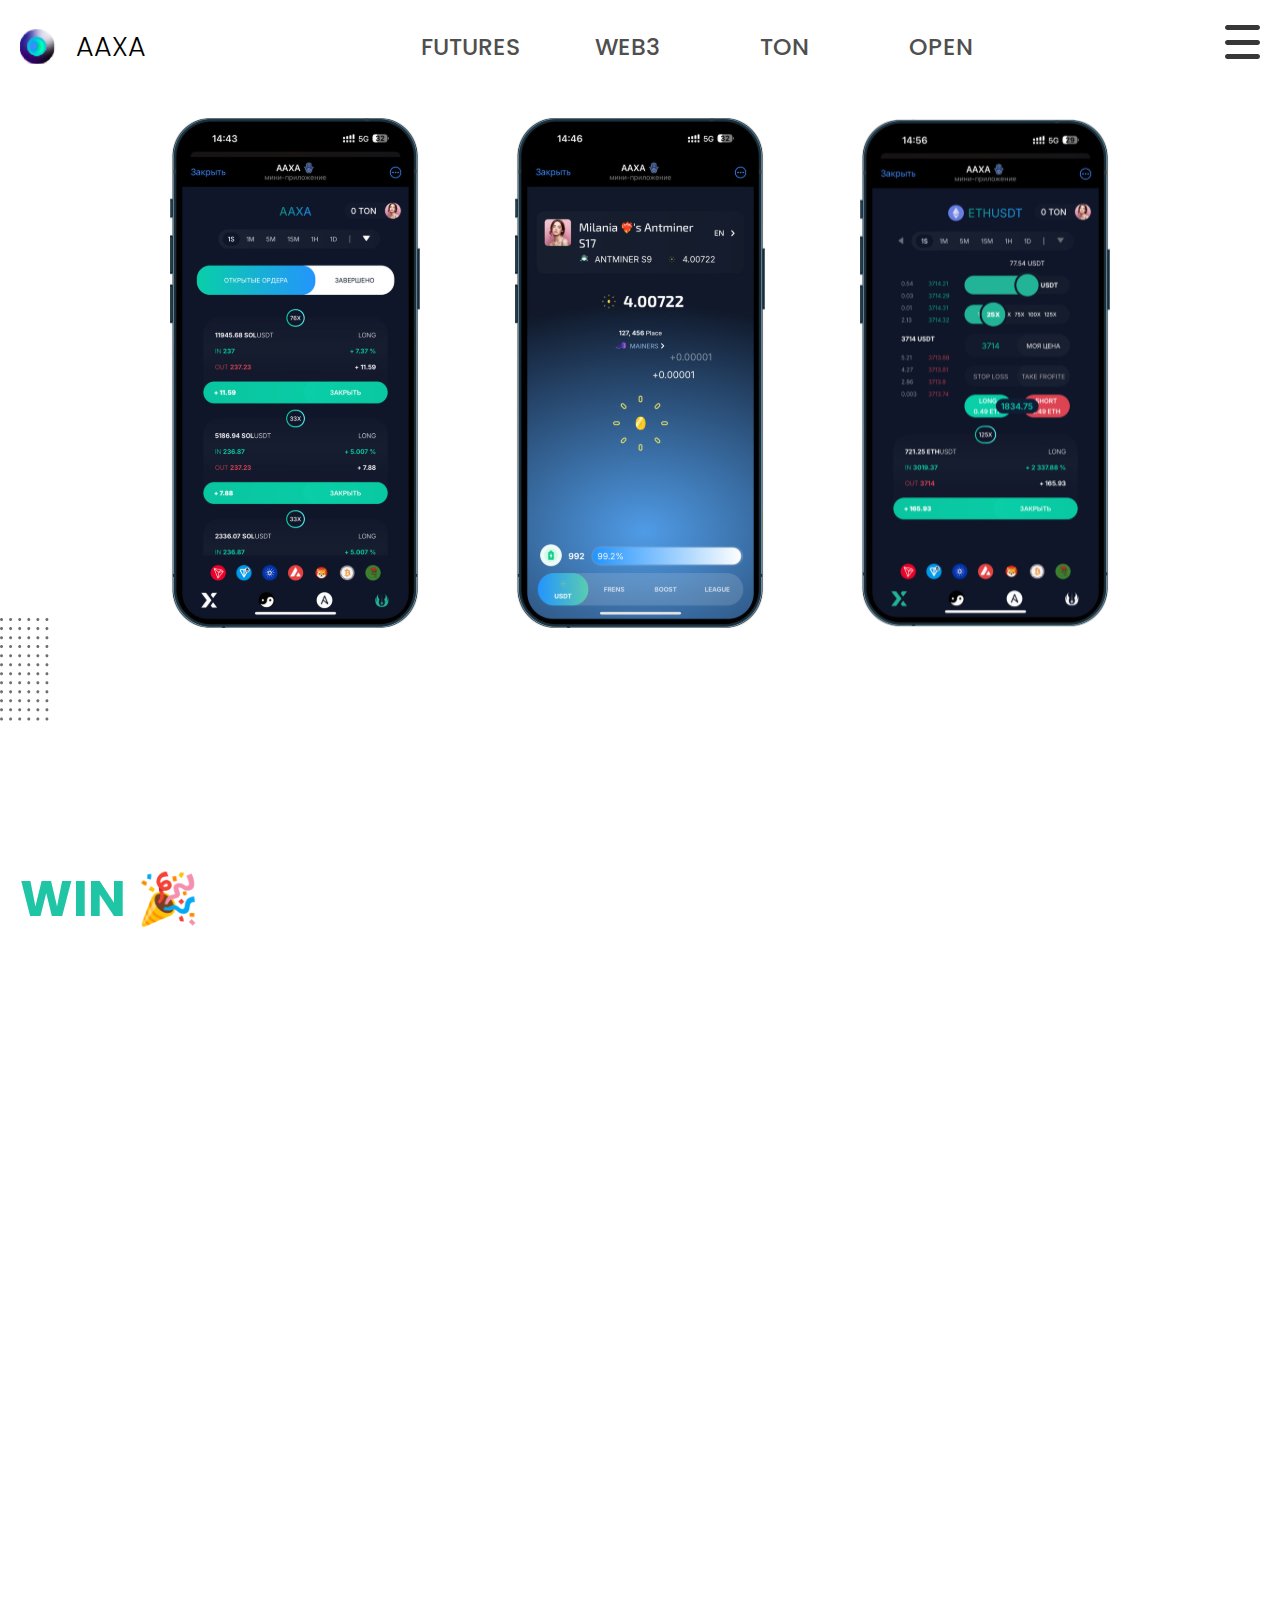
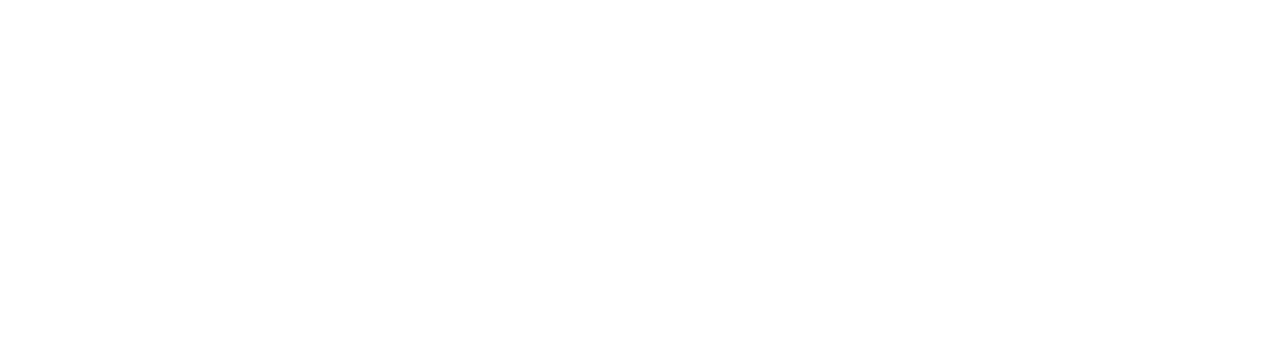
<file: open.html>
<!DOCTYPE html>
<html lang="en">
<head>
	<meta charset="UTF-8">
	<meta name="viewport" content="width=device-width, initial-scale=1.0">
	<title>Document</title>
	<link rel="stylesheet" href="css/reset.css">
	<link rel="stylesheet" href="css/open.css">
</head>
<body>
	<header class="header ">
		<div class="container">
			<div class="header-row">
				<div class="header__logo anim-items ">
					<img src="./img/logo__svg.svg" alt="" class="header__img">
					<p class="header__logo-name">AAXA</p>
				</div>
				<div class="header__menu">
					<ul class="header__menu-list anim-items">
						<li class="header__menu-item"><a href="index.html">FUTURES</a></li>
						<li class="header__menu-item"><a href="web3.html">WEB3</a></li>
						<li class="header__menu-item"><a href="ton.html">TON</a></li>
						<li class="header__menu-item"><a href="open.html">OPEN</a></li>
					</ul>
				</div>
				<div class="menu__img"> 
					<img src="./img/menu.svg" alt="" class="menu__img" >
				</div>
			</div>
			<div class="menu">
				<a href="index.html" class="active__menu-item">FUTURES</a>
				<a href="web3.html" class="active__menu-item">WEB3</a>
				<a href="ton.html" class="active__menu-item">TON</a>
				<a href="" class="active__menu-item">OPEN</a>
			</div>
		</div>
	</header>
	<main class="main">
		<div class="container">
			<section class="phones">
				<div class="phones__row">
					<img src="./img/open__phone1.svg" alt="" class="phone1 anim-items">
					<img src="./img/open__phone2.svg" alt="" class="phone2 anim-items">
					<img src="./img/open__phone3.svg" alt="" class="phone3 anim-items">
				</div>
			</section>
		</div>
		<section class="tgbot">
			<div class="container">
				<div class="tgbot__title-row">
					<h2 class="tgbot__title">Telegram BOT</h2>
					<p class="tgbot__title-text">REFERRAL REWARDS SYSTEM +0.000555</p>
				</div>
				<div class="green__block"></div>
				<div class="tgbot__content-row">
					<div class="tgbot__text-column">
						<h3 class="tgbot__text-title">WIN 🎉</h3>
						<ul class="text__list">
							<li class="text__item-1"> • Profile 🛸: View and manage yourpersonal details and activity.</li>
							<li class="text__item-2"> • Charts 🛰 Access <span class="text__item-2-regular">real-time</span> marketgraphs for price analysis.</li>
							<li class="text__item-3"> • Request 🌱 with just one tap.</li>
							<li class="text__item-4"> • Share and Expand 🧭 Spread the wordwith referral links and <span class="text__item-4-regular">grow</span> theplatform’s success</li>
						</ul>
					</div>
					<img src="./img/tgbot__laptop.svg" alt="" class="tgbot__img">
				</div>
			</div>
		</section>
		<section class="phones">
			<div class="phones__row-2">
				<img src="./img/open__phone4.svg" alt="" class="phone1 anim-items">
				<img src="./img/open__phone5.svg" alt="" class="phone2 anim-items">
				<img src="./img/open__phone6.svg" alt="" class="phone3 anim-items">
			</div>
		</section>
	</main>
	<script src="script.js"></script>
</body>
</html>
</file>
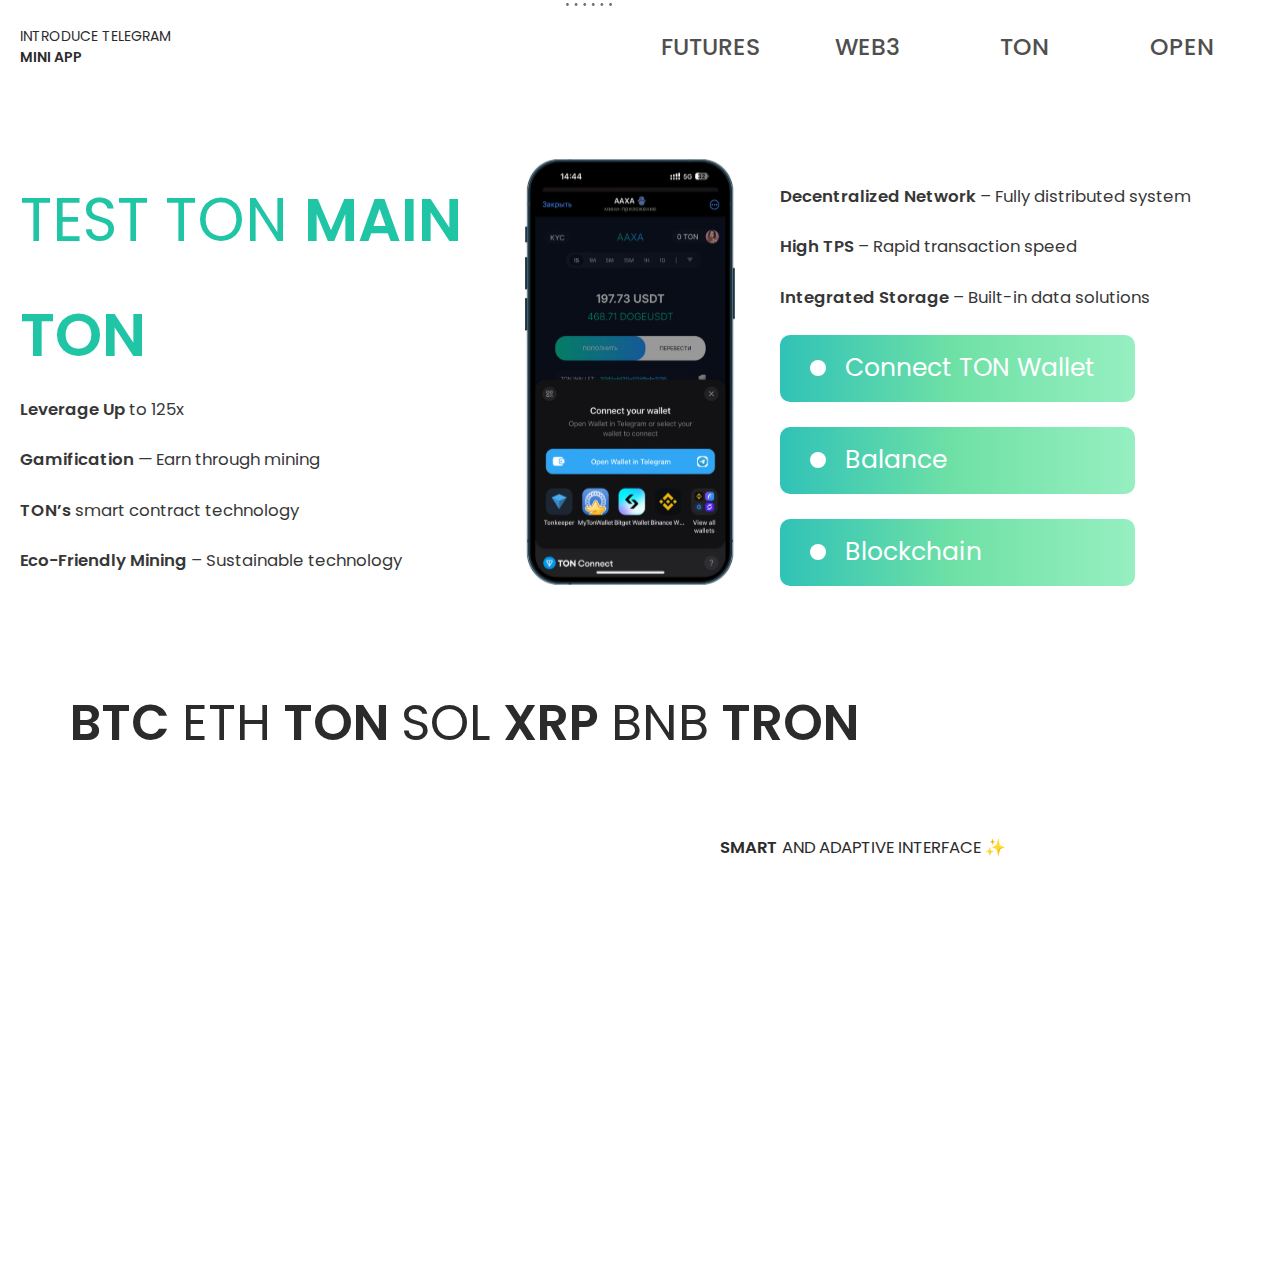
<file: ton.html>
<!DOCTYPE html>
<html lang="en">
<head>
	<meta charset="UTF-8">
	<meta name="viewport" content="width=device-width, initial-scale=1.0">
	<title>Document</title>
	<link rel="stylesheet" href="css/reset.css">
	<link rel="stylesheet" href="css/ton.css">
</head>
<body>
	<header class="header ">
		<div class="container">
			<div class="header-row">
				<div class="header__logo anim-items ">
					<p class="header__logo-name">INTRODUCE TELEGRAM <br><span class="header__logo-name-medium">MINI APP</span></p>
				</div>
				<div class="header__menu">
					<ul class="header__menu-list anim-items">
						<li class="header__menu-item"><a href="index.html">FUTURES</a></li>
						<li class="header__menu-item"><a href="web3.html">WEB3</a></li>
						<li class="header__menu-item"><a href="ton.html">TON</a></li>
						<li class="header__menu-item"><a href="open.html">OPEN</a></li>
					</ul>
				</div>
			<div class="menu__img"> 
				<img src="./img/menu.svg" alt="" class="menu__img" >
			</div>
			</div>
		</div>
		<div class="menu">
			<a href="index.html" class="active__menu-item">FUTURES</a>
			<a href="web3.html" class="active__menu-item">WEB3</a>
			<a href="ton.html" class="active__menu-item">TON</a>
			<a href="" class="active__menu-item">OPEN</a>
		</div>
	</header>
	<main class="main">
		<section class="ton">
			<div class="container-right">
				<div class="ton__content">
					<div class="ton__row">
						<div class="ton__text-column">
							<h2 class="ton__text-title anim-items">TEST TON <span class="ton__text-title-medium">MAIN TON</span></h2>
							<p class="ton__text-subtitle anim-items"> <span class="ton__text-subtitle-medium">Leverage Up </span>to 125x</p>
							<p class="ton__text-second anim-items"> <span class="ton__text-second-medium">Gamification</span> — Earn through mining</p>
							<p class="ton__text-third anim-items"> <span class="ton__text-third-medium">TON’s </span>smart contract technology</p>
							<p class="ton__text-fourty anim-items"> <span class="ton__text-fourty-medium">Eco-Friendly Mining </span>– Sustainable technology</p>
						</div>
						<img src="./img/phone.svg" alt="" class="ton__img anim-items">
					
					<div class="ton__text-column">
						<p class="ton__text-second second anim-items"> <span class="ton__text-second-medium">Decentralized Network</span> – Fully distributed system</p>
						<p class="ton__text-third third anim-items"> <span class="ton__text-third-medium">High TPS </span>– Rapid transaction speed </p>
						<p class="ton__text-third third anim-items"> <span class="ton__text-third-medium"> Integrated Storage</span> – Built-in data solutions</p>
						<div class="web__marker anim-items"><p class="marker__text anim-items">Connect TON Wallet</p> </div>
						<div class="web__marker web__marker-after anim-items"><p class="marker__text">Balance</p></div>
						<div class="web__marker anim-items"><p class="marker__text">Blockchain</p></div>
					</div>
					</div>
				</div>
			</div>
		</section>
		<section class="crypto">
			<div class="container-right">
				<div class="crypto__content">
					<h1 class="crypto__title anim-items">BTC <span class="crypto__title-regular">ETH</span> TON <span class="crypto__title-regular">SOL</span> XRP <span class="crypto__title-regular">BNB</span> TRON</h1>
					<div class="crypto__row">
						<div class="crypto__img anim-items">
							<img src="./img/crypto__laptop.svg" alt="" class="crypto__imgg">
						</div>
						<div class="crypto__column">
							<p class="crypto__upertitle anim-items"> <span class="crypto__upertitle-medium">SMART</span> AND ADAPTIVE INTERFACE ✨</p>
							<h2 class="crypto__title-2 anim-items">CEX <span class="crypto__title-2-medium">COINS</span></h2>
							<p class="crypto__subtitle anim-items">Built-in <span class="crypto__subtitle-medium"> stop-loss and take-profit</span> options to secure your trades andmaximize returns</p>
							<p class="crypto__text anim-items">Global Reach, Local Touch 🌍</p>
							<div class="btn">
								<a href="">@AAXAIBOT</a>
							</div>
						</div>
					</div>
				</div>
			</div>
		</section>
	</main>
	<script src="script.js"></script>
</body>
</html>
</file>
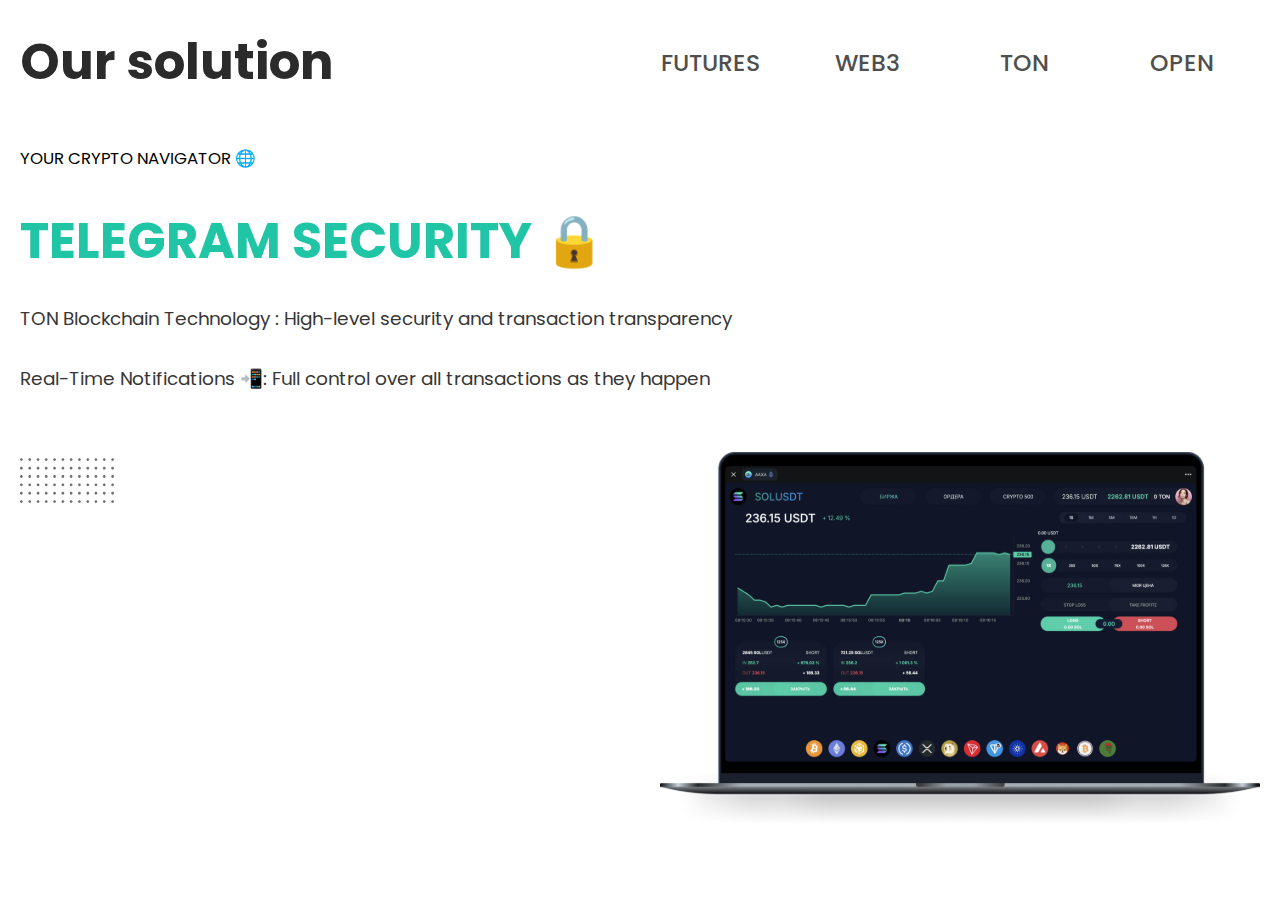
<file: web3.html>
<!DOCTYPE html>
<html lang="en">
<head>
	<meta charset="UTF-8">
	<meta name="viewport" content="width=device-width, initial-scale=1.0">
	<title>Document</title>
	<link rel="stylesheet" href="css/reset.css">
	<link rel="stylesheet" href="css/web3.css">
</head>
<body>
	<header class="header ">
		<div class="container">
			<div class="header-row">
				<div class="header__logo anim-items ">
					<p class="header__logo-name">Our solution</p>
				</div>
				<div class="header__menu">
					<ul class="header__menu-list anim-items">
						<li class="header__menu-item"><a href="index.html">FUTURES</a></li>
						<li class="header__menu-item"><a href="web3.html">WEB3</a></li>
						<li class="header__menu-item"><a href="ton.html">TON</a></li>
						<li class="header__menu-item"><a href="open.html">OPEN</a></li>
					</ul>
				</div>
				<div class="menu__img"> 
					<img src="./img/menu.svg" alt="" class="menu__img" >
				</div>
				</div>
			<div class="menu">
				<a href="index.html" class="active__menu-item">FUTURES</a>
				<a href="web3.html" class="active__menu-item">WEB3</a>
				<a href="ton.html" class="active__menu-item">TON</a>
				<a href="open.html" class="active__menu-item">OPEN</a>
			</div>
		</div>
	</header>
	<section class="web">
		<div class="container">
			<div class="web__content">
				<div class="web__text-column">
					<p class="uptitle anim-items">YOUR CRYPTO NAVIGATOR 🌐</p>
					<h2 class="web__title anim-items">TELEGRAM SECURITY 🔒</h2>
					<p class="web__subtitle anim-items">TON Blockchain Technology : High-level security and transaction transparency </p>
					<p class="web__text anim-items">Real-Time Notifications 📲: Full control over all transactions as they happen</p>
				</div>
				<img src="./img/laptop.svg" alt="" class="web__img anim-items">
			</div>
		</div>
	</section>
	<script src="script.js" ></script>
</body>
</html>
</file>
<file: css/open.css>
@import url('https://fonts.googleapis.com/css2?family=Poppins:ital,wght@0,100;0,200;0,300;0,400;0,500;0,600;0,700;0,800;0,900;1,100;1,200;1,300;1,400;1,500;1,600;1,700;1,800;1,900&display=swap');

@keyframes menuanimation{
	from {opacity: 0;}
	to {opacity: 1;}
}  

body{
	font-family: "Poppins", serif;
}

:root{
	--container-width: 1270px;
	--padding-leftright :15px;
	--title-color: #1FC5A5;
	--title-size: ;
}

.container{
	max-width: var(--container-width);
	padding: 0 var(--padding-leftright);
	margin: 0 auto;
}

/* HEADER */

.header {
	padding-top: 25px;
}

.header-row {
	display: flex;
	flex-direction: row;
	justify-content: space-between;
}

.header__logo {
	display: flex;
	flex-direction: row;
	align-items: center;
	gap: 20px;

	transform: translate(0px , 120%);
	opacity: 0;
	transition: all 0.8s ease 0s;
}

.header__img {

}

.header__logo-name {
	font-size: 27px;
	font-weight: 300;
	color: black;
}

.header__menu {

}	

.header__menu-list {
	display: flex;
	flex-direction: row;
	justify-content: space-between;
	align-items: center;
	margin-left: 40px;

	transform: translate(0px , 120%);
	opacity: 0;
	transition: all 0.8s ease 0.1s;
}

.header__menu-item >a{
	font-size: 23.5px;
	color: #504f4f;
	font-weight: 500;
	transition: background-color 0.5s ease, color 0.2s ease;
	background-color: transparent;
	display: inline-block;
	width: 157px;
	height: 43px;
	border-radius: 10px;
	text-align: center;
	align-content: center;
}

.header__menu-item > a:hover{
	background: linear-gradient(90deg, rgba(48,194,183,1) 0%, rgba(112,225,166,1) 50%, rgba(150,239,193,1) 100%);
	transition-duration: 0.2s;
	color: white;
}

.menu {
	width: 100%;
	height: 400px;
	display: none;
	justify-content: space-between;
	flex-direction: column;
	background-color: white;
	position: absolute;
	z-index: 44;
	padding: 20px 20px;
	gap: 40px;
	font-size: 25px;
	font-weight: 600;
	color: #2c2b2b;
	overflow-y: auto;
	animation: menuanimation 0.4s;
}

.open{
	display: flex;
}

.menu a{
	color: #2c2b2b;
}




.active__menu-item {
}

.phones {
	padding-top: 50px;
	padding-bottom: 40px;
	margin-bottom: 20px;
}

.phone1{
	opacity: 0;
	transition: all 0.8s ease 0.2s;
	width: 250px;
	display:inline-block;
}

.phone2{
	opacity: 0;
	transition: all 0.8s ease 0.4s;
	width: 250px;
	display:inline-block;
}

.phone3{
	opacity: 0;
	transition: all 0.8s ease 0.5s;
	width: 250px;
	display:inline-block;
}
.phones__row {
	display: flex;
	flex-wrap: wrap;
	gap: 95px;
	justify-content: center;
	margin: 0 auto;
	position: relative;
}

.phones__row-2{
	display: flex;
	flex-wrap: wrap;
	gap: 95px;
	justify-content: center;
	margin: 0 auto;
	position: relative;
	margin-top: 45px;
}


.phones__row::after{
	position: absolute;
	content: url('../img/open__after.svg');
	top: -10px;
	left: 1200px;
}

.phones__row::before{
	position: absolute;
	content: url('../img/open__after.svg');
	top: 500px;
	left: -20px;
}

.phones__row-2::before{
	position: absolute;
	content: url('../img/open__after.svg');
	top: -40px;
	left: 1080px;
}

.active{
	transform: translate(0px , 0px);
	opacity: 1;
}

.tgbot {
padding-top: 70px;
}

.tgbot__title-row {
	display: flex;
	justify-content: space-between;
	flex-wrap: wrap;
	align-items: center;
}

.tgbot__title {
	font-size: clamp(40px,3.9vw,75px);
	font-weight: 700;
	color: #2c2b2b;

	transform: translate(0px , 120%);
	opacity: 0;
	transition: all 0.8s ease 0.1s;
	z-index: 50;
}

.tgbot__title-text {
	font-size: clamp(14px,1vw,20px);
	font-weight: 500;
	color: #2c2b2b;
	z-index: 50;

	transform: translate(0px , 120%);
	opacity: 0;
	transition: all 0.8s ease 0.2s;
}

.green__block{
	max-width: 100%;
	height: 40px;
	background: linear-gradient(90deg, rgba(48,194,183,1) 0%, rgba(112,225,166,1) 50%, rgba(150,239,193,1) 100%);
	margin-top: -70px;
	z-index: -1;

	opacity: 0;
	transition: all 0.8s ease 0.22s;
}

.tgbot__content-row {
	display: flex;
	margin-top: 60px;
}

.tgbot__text-column {
	display: flex;
	flex-direction: column;
}

.tgbot__text-title{
	font-size:clamp(40px,3.9vw,75px);
	color: var(--title-color);
	font-weight: 700;
}

.text__item-1{
	font-size: clamp(14px,1.3vw,25px);
	font-weight: 400;
	color: #373737;

	transform: translate(0px , 120%);
	opacity: 0;
	transition: all 0.8s ease 0.25s;
}

.text__item-2{
	margin-top:clamp(15px,1.8vw,35px);
	font-size: clamp(14px,1.3vw,25px);
	font-weight: 600;
	color: #373737;

	transform: translate(0px , 120%);
	opacity: 0;
	transition: all 0.8s ease 0.3s;
}

.text__item-2-regular{
	font-weight: 400;
}

.tgbot__img {
	margin-right: -70px;
	display: block;
	width: 630px;
	height: 100%;
	
}

.text__item-3{
	margin-top: clamp(15px,1.8vw,35px);
	font-weight: 400;
	color: #373737;
	font-size: clamp(14px,1.3vw,25px);

	transform: translate(0px , 120%);
	opacity: 0;
	transition: all 0.8s ease 0.35s;
}

.text__item-4{
	font-size: clamp(14px,1.3vw,25px);
	font-weight: 600;
	color: #373737;
	margin-top: clamp(15px,1.8vw,35px);
	position: relative;

	transform: translate(0px , 120%);
	opacity: 0;
	transition: all 0.8s ease 0.4s;
}

.text__item-4::after{
	position: absolute;
	content: url('../img/tgbot__after.svg');
	top: 100px;
	left: 300px;
}

.tgbot__img{
	opacity: 0;
	transition: all 0.8s ease 0.4s;
}

.text__item-4-regular{
	font-weight: 400;
}



@media(max-width:1400px){
	.tgbot__img {
		width: 700px;
	}
}

@media(max-width:1300px){
	.phones__row::after{
		display: none;
	}

	
.phones__row-2::before{
	display: none;
}


	.text__item-4::after{
		display: none;
	}
}
@media(max-width:900px){
	.tgbot__img {
		width: 500px;
	}
}

@media(max-width:800px){
	.header__menu-list{
		display: none;
	}

	.menu__img{
		display: flex;
	}

	.phones{
		padding-bottom: 115px;
	}

	.tgbot__img {
		display: none;
	}

	.tgbot__text-column {
		margin: 0 auto;
	}

	.phones__row{
		gap: 40px;
	}

	.phones__row-2{
		gap: 40px;
	}
}


@media(max-width:680px){
	
}
</file>
<file: css/ton.css>
@import url('https://fonts.googleapis.com/css2?family=Poppins:ital,wght@0,100;0,200;0,300;0,400;0,500;0,600;0,700;0,800;0,900;1,100;1,200;1,300;1,400;1,500;1,600;1,700;1,800;1,900&display=swap');

@keyframes menuanimation{
	from {opacity: 0;}
	to {opacity: 1;}
}  

body{
	font-family: "Poppins", serif;
}

:root{
	--container-width: 1270px;
	--padding-leftright :15px;
	--title-color: #1FC5A5;
	--title-size: ;
}

.container{
	max-width: var(--container-width);
	padding: 0 var(--padding-leftright);
	margin: 0 auto;
}

.container-right{
	padding-left: calc( (100% - var(--container-width)) / 2 + var(--padding-leftright));
}

/* HEADER */

.header {
	padding-top: 25px;
}

.header-row {
	display: flex;
	flex-direction: row;
	justify-content: space-between;
	align-items: center;
}

.header__logo {
	display: flex;
	flex-direction: row;
	align-items: center;
	gap: 20px;

	transform: translate(0px , 120%);
	opacity: 0;
	transition: all 0.8s ease 0s;
}

.header__logo-name {
	font-size: clamp(14px,1.04vw,20px);
	font-weight: 400;
	color: #2c2b2b;
}

.header__logo-name-medium{
	font-weight: 600;
}

.header__menu {

}	

.header__menu-list {
	display: flex;
	flex-direction: row;
	justify-content: space-between;
	align-items: center;
	margin-left: 40px;

	transform: translate(0px , 120%);
	opacity: 0;
	transition: all 0.8s ease 0.1s;
}

.header__menu-item >a{
	font-size: 23.5px;
	color: #504f4f;
	font-weight: 500;
	transition: background-color 0.5s ease, color 0.2s ease;
	background-color: transparent;
	display: inline-block;
	width: 157px;
	height: 43px;
	border-radius: 10px;
	text-align: center;
	align-content: center;
}


.menu {
	width: 100%;
	height: 400px;
	display: none;
	justify-content: space-between;
	flex-direction: column;
	background-color: white;
	position: absolute;
	z-index: 44;
	padding: 20px 20px;
	gap: 40px;
	font-size: 25px;
	font-weight: 600;
	color: #2c2b2b;
	
	overflow-y: auto;
	animation: menuanimation 0.4s;
}

.open{
	display: flex;
}

.menu a{
	color: #2c2b2b;
}

.menu__img{
	display: none;
	width: 36px;
	height: 36px;
}


.active__menu-item {
}




.ton {
	padding-top: 45px;
	margin-top: 45px;
}

.ton__content {

}

.ton__row {
	display: flex;
	flex-direction: row;
	gap: 45px;
}

.ton__text-column {
	display: flex;
	flex-direction: column;
}

.ton__text-title {
	margin-top: clamp(20px,2vw,40px);
	font-weight: 400;
	font-size: clamp(50px,4.7vw,92px);
	line-height: 120%;
	display: inline-block;
	max-width: 460px;
	height: auto;
	color: var(--title-color);

	transform: translate(0px , 120%);
	opacity: 0;
	transition: all 0.8s ease 0.1s;
	position: relative;
}

.ton__text-title-medium {
	font-weight: 600;
}

.ton__text-title::after{
	position: relative;
	content: url('../img/web__marker-after.svg');
	top: -350px;
	left: 420px;
}	

.ton__text-subtitle {
	margin-top: -50px;
	font-size: clamp(14px,1.3vw,25px);
	font-weight: 400;
	color: #373737;

	transform: translate(0px , 120%);
	opacity: 0;
	transition: all 0.8s ease 0.15s;
}

.ton__text-subtitle-medium {
	font-weight: 600;
}

.ton__text-second {
	margin-top: clamp(20px,2vw,40px);
	font-size: clamp(14px,1.3vw,25px);
	font-weight: 400;
	color: #373737;

	transform: translate(0px , 120%);
	opacity: 0;
	transition: all 0.8s ease 0.2s;
}

.second{
	display: inline-block;
	max-width: 470px;
}

.ton__text-second-medium {
	font-weight: 600;
}

.ton__text-third {
	margin-top:clamp(20px,2vw,40px);
	font-size: clamp(14px,1.3vw,25px);
	font-weight: 400;
	color: #373737;

	transform: translate(0px , 120%);
	opacity: 0;
	transition: all 0.8s ease 0.25s;
	
}


.ton__text-third-medium {
	font-weight: 600;
}

.third{
	display: block;
	max-width: 470px;
}


.ton__text-fourty {
	margin-top: clamp(20px,2vw,40px);
	font-size: clamp(14px,1.3vw,25px);
	font-weight: 400;
	color: #373737;
	display: block;
	max-width: 435px;

	transform: translate(0px , 120%);
	opacity: 0;
	transition: all 0.8s ease 0.27s;
}

.ton__text-fourty-medium {
	font-weight: 600;
}

.ton__img{
	width: clamp(180px,16.4vw,315px);
	display: block;
	opacity: 0;
	transition: all 0.8s ease 0.18s;
}

.web__marker {
	width: 355px;
	height: 67px;
	border-radius: 10px;
	background: linear-gradient(90deg, rgba(48,194,183,1) 0%, rgba(112,225,166,1) 50%, rgba(150,239,193,1) 100%);
	color: white;
	margin-top: clamp(25px,1.5vw,30px);
	
	display: flex;
	align-items: center;
	padding-left: 65px;
	font-size: 25px;
	font-weight: 400;

	transform: translate(0px , 120%);
	opacity: 0;
	transition: all 0.8s ease 0.26s;

	position: relative;
}

.web__marker-after::after{
	position: absolute;
	content: url('../img/web__marker-after.svg');
	left: 450px;
}

.marker__text{
	position: relative;
}

.marker__text::before{
	position: absolute;
	content: url('../img/ton__text-after.svg');
	left: -35px;
	transition-duration: 0.2s;
	opacity: 1;
	transition: all 0.8s ease 0.4s;
}

/* SECTION2 */

.crypto {
padding-top: 100px;
}

.crypto__content {
	
}

.crypto__title {
	font-size: clamp(35px,3.9vw,75px);
	font-weight: 600;
	color: #2c2b2b;
	padding-left: 50px;
	display: inline-block;

	transform: translate(0px , 120%);
	opacity: 0;
	transition: all 0.8s ease 0.2s;
}

.crypto__title-regular{
	font-weight: 400;
}

.crypto__row {
	display: flex;
	margin-top: 75px;
}

.crypto__img {
	width: 890px;
	object-fit: contain;
	z-index: 50;

	opacity: 0;
	transition: all 0.8s ease 0.4s;
}

.crypto__img{
	z-index: 50;
}

.crypto__column {
	display: flex;
	flex-direction: column;
}

.crypto__upertitle {
	font-size: clamp(14px,1.3vw,25px);
	font-weight: 400;
	color: #2c2b2b;

	transform: translate(0px , 120%);
	opacity: 0;
	transition: all 0.8s ease 0.3s;
}

.crypto__upertitle-medium{
	font-weight: 600;	
}

.crypto__title-2 {
	font-size: clamp(40px,3.9vw,75px);
	font-weight: 400;
	color: var(--title-color);
	margin-top: 20px;
	position: relative;

	transform: translate(0px , 120%);
	opacity: 0;
	transition: all 0.8s ease 0.33s;
}

.crypto__title-2::before{
	content: url('../img/crypto__title2-after.svg');
	position: absolute;
	top: 10px;
	left: -80px;
	z-index: -1;
}

.crypto__title-2-medium{
	font-weight: 600;
}

.crypto__subtitle {
	font-size: clamp(14px,1.3vw,25px);
	font-weight: 400;
	color: #2c2b2b;
	max-width: 420px;

	transform: translate(0px , 120%);
	opacity: 0;
	transition: all 0.8s ease 0.36s;
}

.crypto__subtitle-medium{
	font-weight: 600;
}

.crypto__text {
	margin-top: 45px;
	font-size: clamp(14px,1.3vw,25px);
	font-weight: 400;
	position: relative;

	transform: translate(0px , 120%);
	opacity: 0;
	transition: all 0.8s ease 0.4s;
}

.crypto__text::after {
	position: absolute;
	content: url('../img/crypto__text-after.svg');
	top: 100px;
	left: 320px;
	z-index: -1;
}

.btn {
	margin-top: 50px;
	width: 222px;
	height: 56px;
	background:  linear-gradient(90deg, rgba(48,194,183,1) 0%, rgba(112,225,166,1) 50%, rgba(150,239,193,1) 100%);
	border-radius: 10px;
	display: flex;
	padding-left: 20px;
	align-items: center;
	transition-duration: 0.2s;

	transform: translate(0px , 120%);
	opacity: 0;
	transition: all 0.8s ease 0.42s;
}

.btn a{
	color:white;
	font-size: 22px;
	font-weight: 600;
	position: relative;
}

.btn a::after{
	position: absolute;
	content: url('../img/btn__after.svg');
	left: 145px;
	top: 2px;
}



.app__btn a::after{
	position: absolute;
	content: url('../img/btn__after.svg');
	left: 145px;
	top: 2px;
}

.active{
	transform: translate(0px , 0px);
	opacity: 1;
}

@media(max-width:1775px){
	.ton__text-subtitle{
		margin-top: clamp(20px,2vw,40px);
	}

	.crypto__img{
		width: 700px;
	}
}

@media(max-width:1400px){
	.web__marker-after::after{
		display: none;
	}
}

@media(max-width:1100px){
	.web__marker{
		width: 300px;
		height: 55px;
		font-size: 20px;
	}

	.web__marker-after::after{
		display: none;
	}

	.ton__text-title::after{
		display: none;
	}


	.ton__text-title{
		line-height: 90%;
	}

	.crypto__img{
		width: 600px;
	}

	.crypto__text::after {
		position: absolute;
		content: url('../img/crypto__text-after.svg');
		top: 100px;
		left: 260px;
	}
}

@media(max-width:860px){
	.ton__row{
		flex-direction: column;
		align-items: center;
	}
	.ton__text-title {
		max-width: 350px;
	}

	.crypto__img {
		display: none;
	}

	.crypto__column{
		justify-content: center;
		margin: 0 auto;
	}

	.crypto__title-2{
		margin-top: 10px;
	}

	.crypto__row {
		margin-top: 30px;
	}

	.crypto__text{
		margin-top: 20px;
	}

	.crypto__content {
		padding: 0 15px;
	}

	.crypto__title{
		padding: 0 15px;
	}
}

@media(max-width:800px){
	.header__menu-list{
		display: none;
	}

	.menu__img{
		display: flex;
	}

	.crypto__img{
		width: 600px;
	}

	.crypto{
		padding-top: 75px;
	}
}

@media(max-width:600px){
	.web__marker{
		width: 269px;
		height: 50px;
		font-size: 16px;
	}

	.marker__text::before{
		top: 3px;
		transform: scale(0.7);
	}

	.crypto__img{
		width: 400px;
	}
}
</file>
<file: css/web3.css>
@import url('https://fonts.googleapis.com/css2?family=Poppins:ital,wght@0,100;0,200;0,300;0,400;0,500;0,600;0,700;0,800;0,900;1,100;1,200;1,300;1,400;1,500;1,600;1,700;1,800;1,900&display=swap');

@keyframes menuanimation{
	from {opacity: 0;}
	to {opacity: 1;}
}  

body{
	font-family: "Poppins", serif;
}

:root{
	--container-width: 1270px;
	--padding-leftright :15px;
	--title-color: #1FC5A5;
	--title-size: ;
}

.container{
	max-width: var(--container-width);
	padding: 0 var(--padding-leftright);
	margin: 0 auto;
}

/* HEADER */

.header {
	padding-top: 25px;
}

.header-row {
	display: flex;
	flex-direction: row;
	justify-content: space-between;
	align-items: center;
}

.header__logo {
	display: flex;
	flex-direction: row;
	align-items: center;
	gap: 20px;

	transform: translate(0px , 120%);
	opacity: 0;
	transition: all 0.8s ease 0s;
}

.header__logo-name {
	font-size: clamp(30px,3.9vw,75px);
	font-weight: 700;
	color: #2c2b2b;
	
}

.header__menu {
	display: flex;
	flex-direction: row;
	gap: 60px;
}	

.header__menu-list {
	display: flex;
	flex-direction: row;
	justify-content: space-between;
	align-items: center;
	margin-left: 40px;

	transform: translate(0px , 120%);
	opacity: 0;
	transition: all 0.8s ease 0.1s;
}

.header__menu-item >a{
	font-size: 23.5px;
	color: #504f4f;
	font-weight: 500;
	transition:  0.5s ease, color 0.2s ease;
	background-color: transparent;
	display: inline-block;
	width: 157px;
	height: 43px;
	border-radius: 10px;
	text-align: center;
	align-content: center;
}

.menu {
	width: 100%;
	height: 400px;
	display: none;
	justify-content: space-between;
	flex-direction: column;
	background-color: white;
	position: absolute;
	z-index: 44;
	padding: 20px 20px;
	gap: 40px;
	font-size: 25px;
	font-weight: 600;
	color: #2c2b2b;
	position: fixed;
	overflow-y: auto;
	animation: menuanimation 0.4s;
}

.open{
	display: flex;
}

.menu a{
	color: #2c2b2b;
}


.menu__img{
	display: none;
	width: 36px;
	height: 36px;
}


.active__menu-item {
}


.web {
	padding-top: clamp(35px,3.64vw,70px);
}

.web__content {
	display: flex;
	flex-direction: row;
	flex-wrap: wrap;
}

.web__text-column {
	display: flex;
	flex-direction: column;
}

.uptitle {
	font-size: clamp(16px,1.3vw,25px);
	font-weight: 400;

	transform: translate(0px , 120%);
	opacity: 0;
	transition: all 0.8s ease 0.2s;
}

.web__title {
	margin-top:clamp(35px,3.64vw,70px);;
	font-size: clamp(45px,3.9vw,75px);
	font-weight: 700;
	color: var(--title-color);
	line-height: 95%;

	transform: translate(0px , 120%);
	opacity: 0;
	transition: all 0.8s ease 0.25s;
}

.web__subtitle {
	margin-top: clamp(30px,3.12vw,60px);;
	font-size: clamp(18px,1.45vw,28px);
	font-weight: 400;
	color: #373737;

	transform: translate(0px , 120%);
	opacity: 0;
	transition: all 0.8s ease 0.3s;
}

.web__text {
	margin-top: clamp(25px,2.6vw,50px);;
	font-size: clamp(18px,1.45vw,28px);
	font-weight: 400;
	color: #373737;

	transform: translate(0px , 120%);
	opacity: 0;
	transition: all 0.8s ease 0.33s;
	position: relative;
}

.web__text::before{
	position: absolute;
	content: url('../img/web__after.svg');
	top: clamp(70px,7.29vw,140px);
	z-index: -1;
}

.web__img{
	padding-top: 60px;
	margin: 0 auto;
	display: block;
	width: 630px;
	height: 100%;
	opacity: 0;
	transition: all 0.8s ease 0.25s;
	z-index: 50;
	float: right;
}

.active{
	transform: translate(0px , 0px);
	opacity: 1;
}




@media(max-width:1300px){
	.web__img{
		margin-right: 0;
		width: 600px;
	}
}

@media(max-width:1100px){
	.web__img{
		width: 600px;
	}
}

@media(max-width:800px){
	.header__menu-list{
		display: none;
	}

	.menu__img{
		display: flex;
	}

	.web__img{
		width: 320px;
	}

}

@media(max-width:600px){
	
}

@media(max-width:500px){

}
</file>
